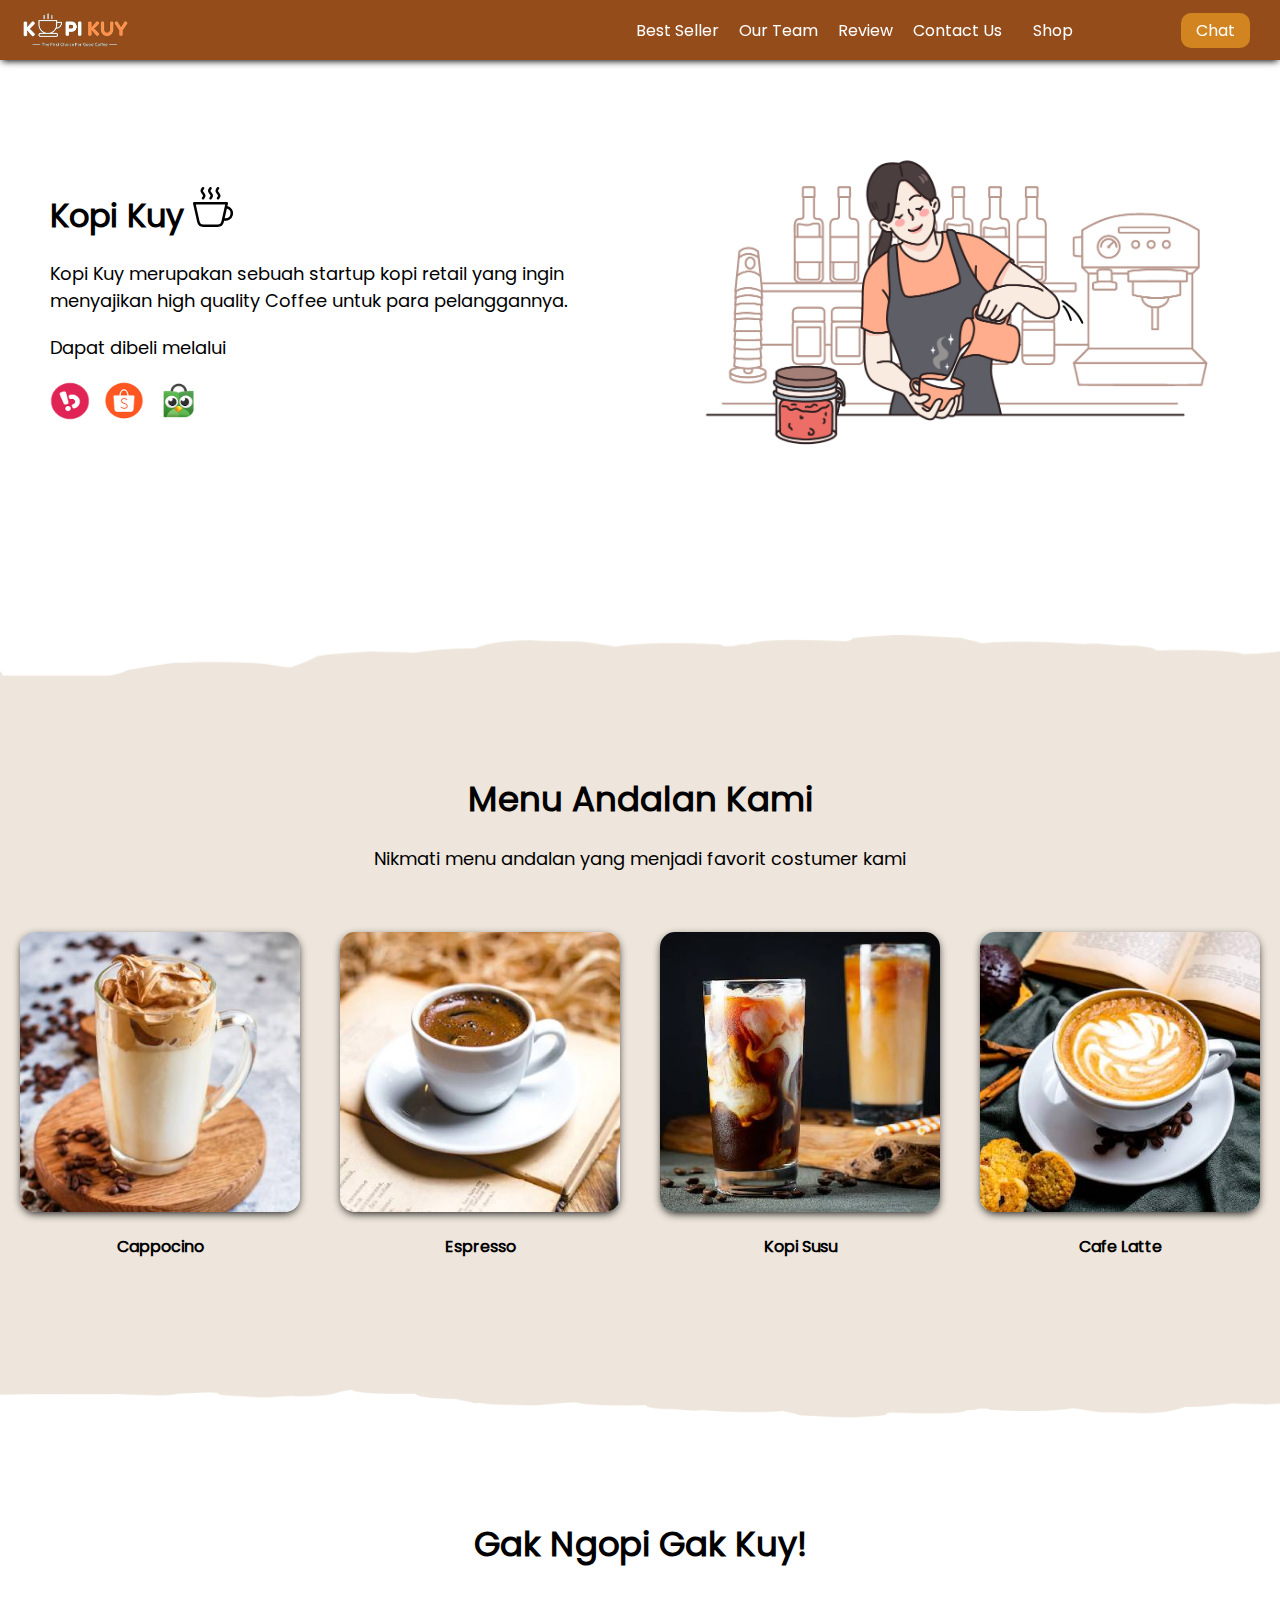
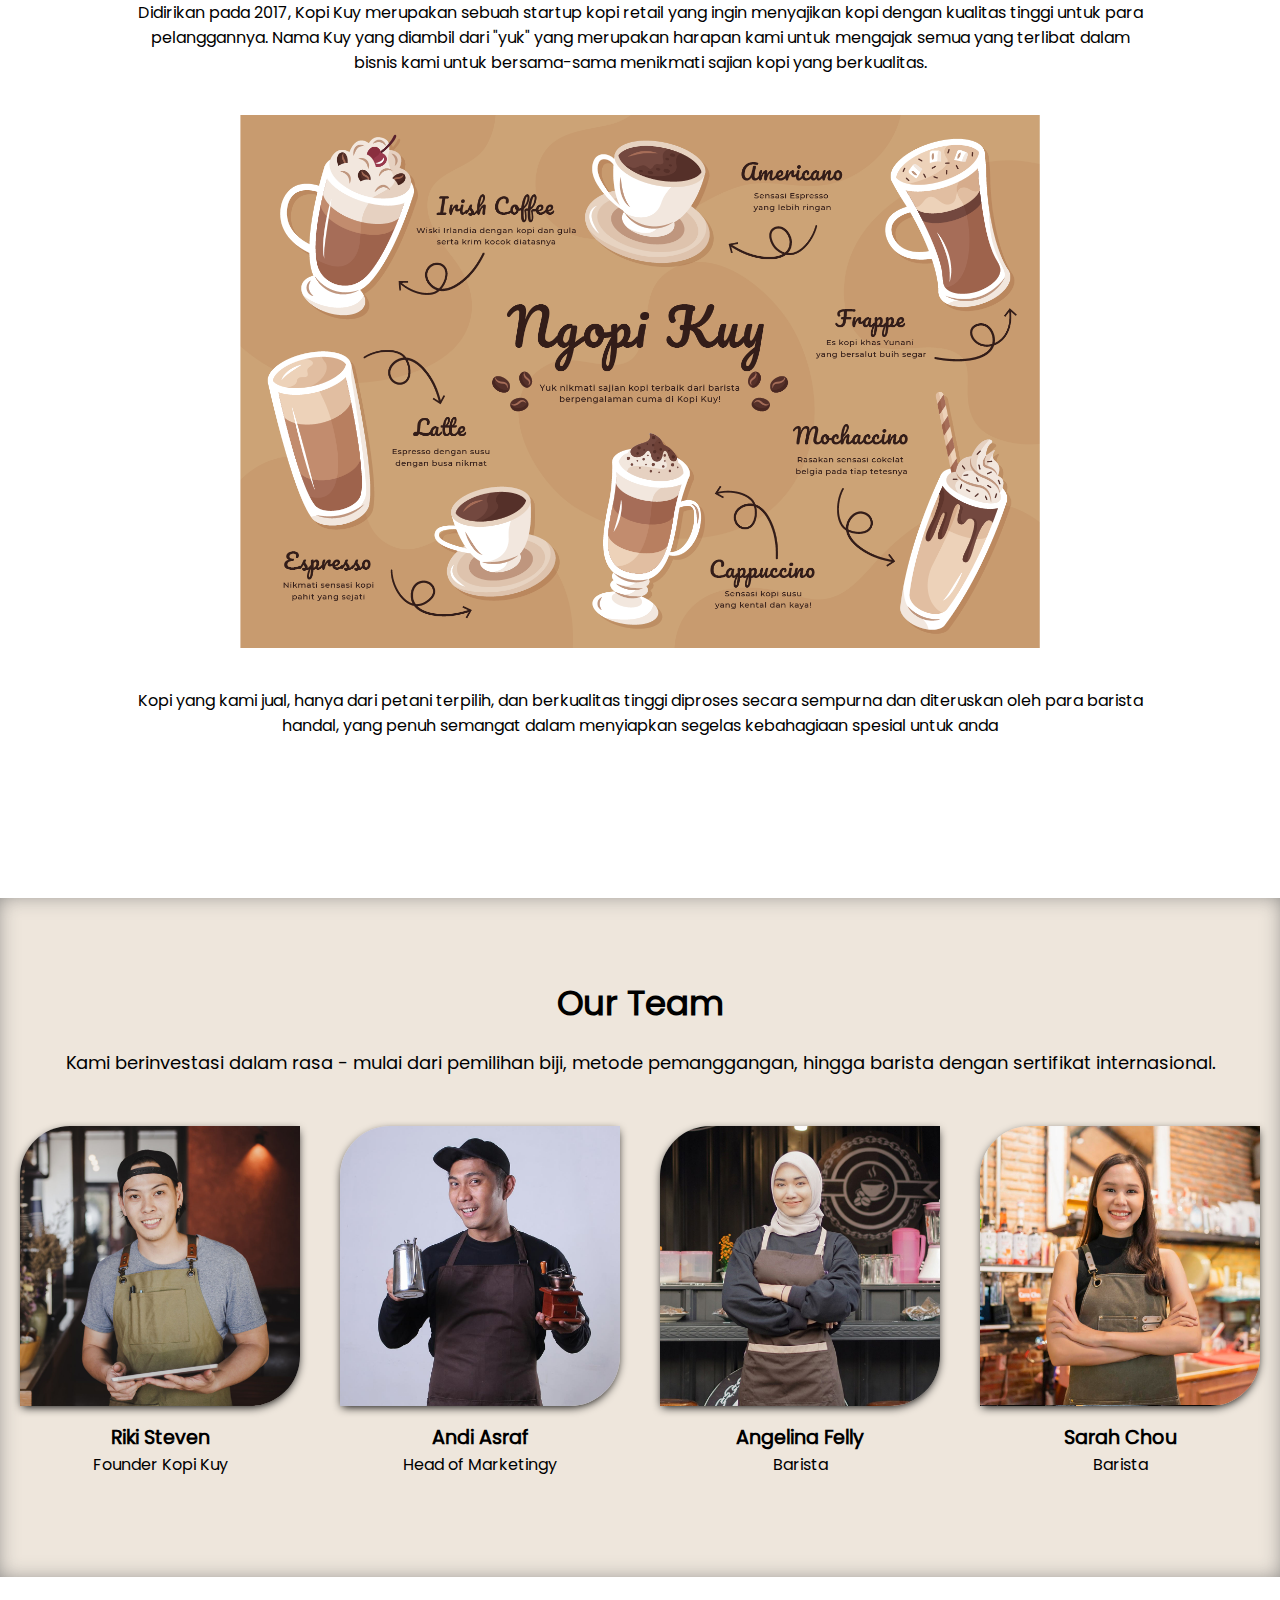
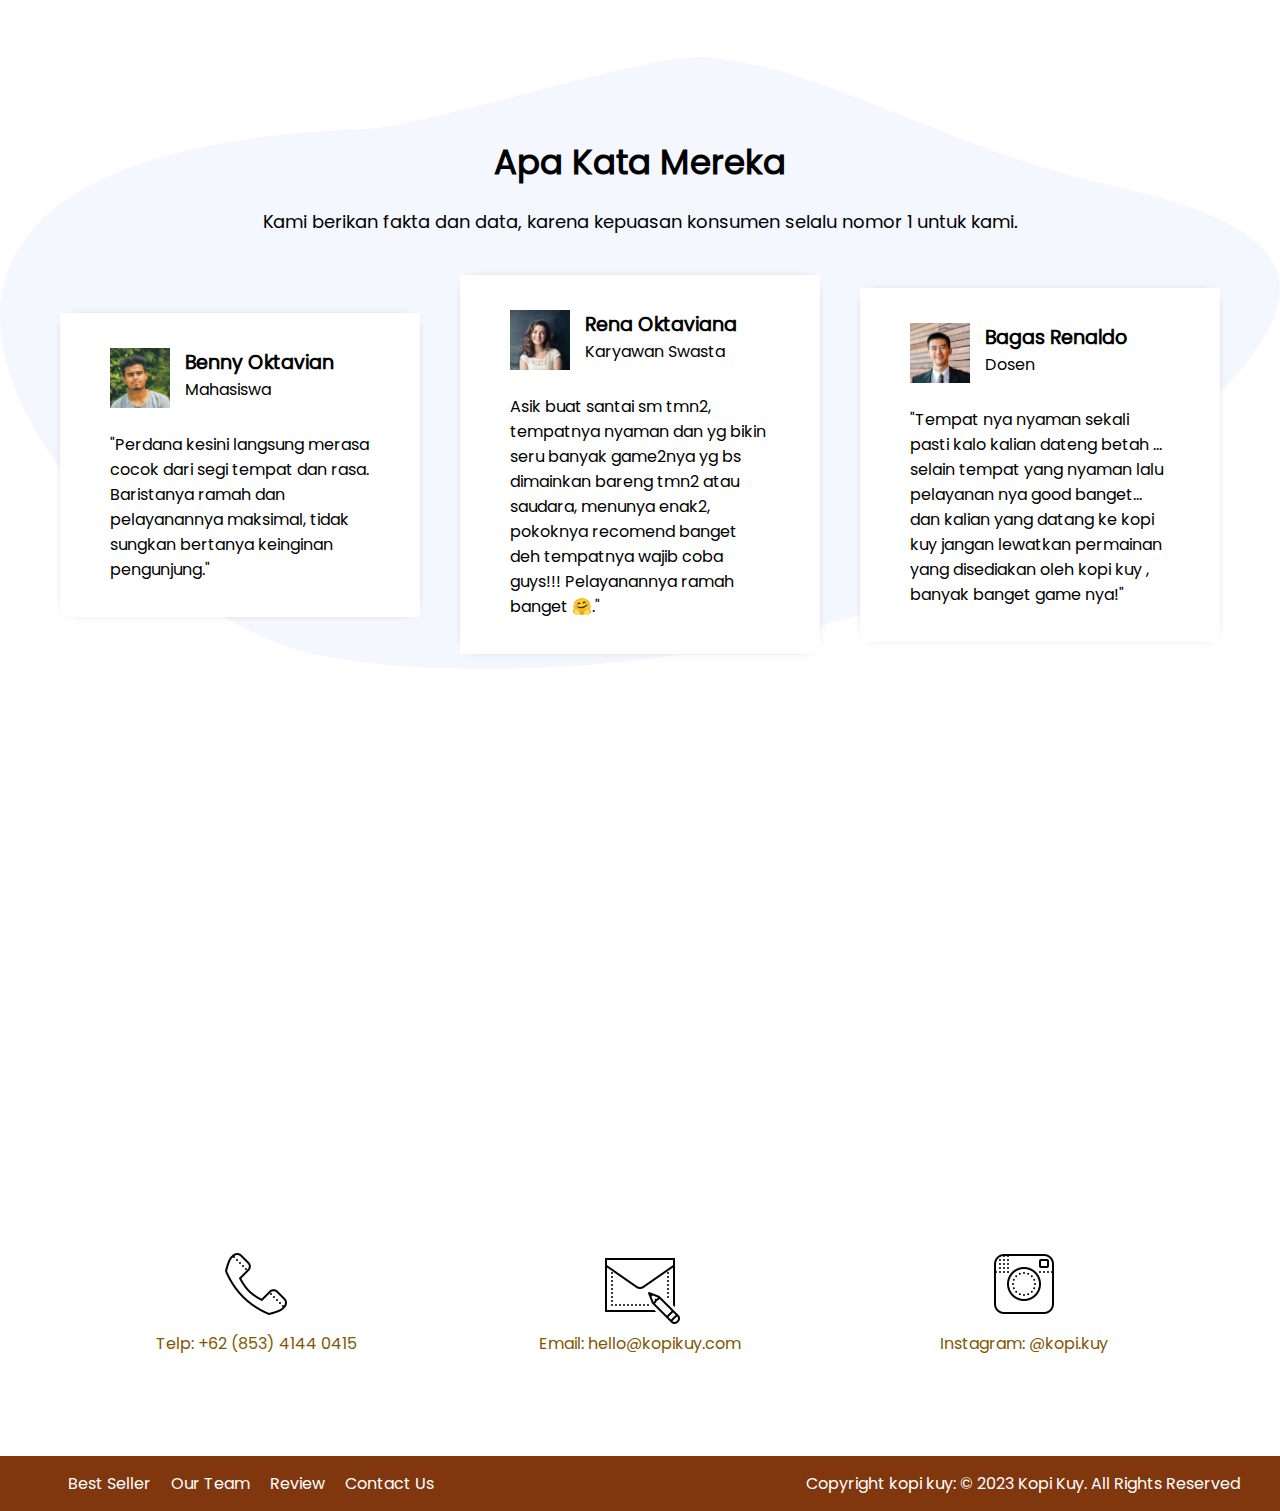
<file: index.html>
<!DOCTYPE html>
<html lang="id">

<head>
    <meta charset="UTF-8">
    <meta http-equiv="X-UA-Compatible" content="IE=edge">
    <meta name="viewport" content="width=device-width, initial-scale=1.0">
    <link rel="shortcut icon" href="images/favicon.ico" type="image/x-icon">
    <title>Website Kopi Kuy</title>
    <link rel="stylesheet" href="css/style.css">
</head>
 
<body>
    <nav>
        <img class="logo" src="images/logo/logo_kuy.png">
        <div class="navigasi">
            <a href="#best-seller">Best Seller</a>
            <a href="#our-team">Our Team</a>
            <a href="#review">Review</a>
            <a href="#contact-us">Contact Us</a>
        </div>
        <a class="shop" href="produk.html">Shop</a>
        <a class="chat" href="https://wa.me/628123456?text=Saya ingin bertanya" target="_blank">Chat</a>
    </nav>

    <!-- Tulis Kode HTML / <header> Setelah baris di bawah ini (baris 28) -->

        <header>
            <div class="kiri">
                <h1>
                    Kopi Kuy <img src="images/icon/icon_kopi.svg" alt="">
                </h1>
                <p>
                    Kopi Kuy merupakan sebuah startup kopi retail yang ingin menyajikan 
                    high quality Coffee untuk para pelanggannya.
                </p>
                <p>
                    Dapat dibeli melalui
                </p>
                <div class="olshop">
                    <img class="ol" src="images/logo/logo_bukalapak.png" alt="">
                    <img class="ol" src="images/logo/logo_shopee.png" alt="">
                    <img class="ol" src="images/logo/logo_tokopedia.png" alt="">
                </div>
            </div>

            <div class="kanan">
                <img src="images/header/header1.png" alt="">
            </div>
        </header>

        <section class="best-seller" id="best-seller">
            <h2>Menu Andalan Kami</h2>
            <p>Nikmati menu andalan yang menjadi favorit costumer kami</p>

            <div class="produk">
                <img src="images/produk/product_capuchino.jpg" alt="">
                <p>Cappocino</p>
            </div>
            <div class="produk">
                <img src="images/produk/product_espresso.jpg" alt="">
                <p>Espresso</p>
            </div>
            <div class="produk">
                <img src="images/produk/product_kopi_susu.jpg" alt="">
                <p>Kopi Susu</p>
            </div>
            <div class="produk">
                <img src="images/produk/product_latte.jpg" alt="">
                <p>Cafe Latte</p>
            </div>
        </section>

        <section class="about-us" id="about-us">
            <h2>
                Gak Ngopi Gak Kuy!
            </h2>
            <p>
                Didirikan pada 2017, Kopi Kuy merupakan sebuah startup kopi retail 
                yang ingin menyajikan kopi dengan kualitas tinggi untuk para pelanggannya. 
                Nama Kuy yang diambil dari "yuk" yang merupakan harapan kami untuk mengajak semua 
                yang terlibat dalam bisnis kami untuk bersama-sama menikmati sajian kopi yang berkualitas.
            </p>
            <img src="images/about-us/aset_kopi_jumbo.png" alt="">
            <p>
                Kopi yang kami jual, hanya dari petani terpilih, dan berkualitas tinggi diproses 
                secara sempurna dan diteruskan oleh para barista handal, yang penuh semangat 
                dalam menyiapkan segelas kebahagiaan spesial untuk anda
            </p>
        </section>

        <section class="our-team" id="our-team">
            <h2>Our Team</h2>
            <p>
                Kami berinvestasi dalam rasa - mulai dari pemilihan biji, metode pemanggangan, 
                hingga barista dengan sertifikat internasional.
            </p>

            <div class="team">
                <img src="images/team/team1.jpg" alt="">
                <h3>Riki Steven</h3>
                <p>Founder Kopi Kuy</p>
            </div>
            <div class="team">
                <img src="images/team/team2.jpg" alt="">
                <h3>Andi Asraf</h3>
                <p>Head of Marketingy</p>
            </div>
            <div class="team">
                <img src="images/team/team3.jpg" alt="">
                <h3>Angelina Felly</h3>
                <p>Barista	</p>
            </div>
            <div class="team">
                <img src="images/team/team4.jpg" alt="">
                <h3>Sarah Chou</h3>
                <p>Barista	</p>
            </div>
        </section>

        <section class="review" id="review">
            <h2>
                Apa Kata Mereka
            </h2>
            <p>
                Kami berikan fakta dan data, karena kepuasan konsumen selalu nomor 1 untuk kami.
            </p>

            <div class="testimoni">
                <img src="images/customer/customer1.jpg" alt="">
                <div class="profile">
                <h3>Benny Oktavian</h3>
                <p>Mahasiswa</p>
                </div>
                <p> "Perdana kesini langsung merasa cocok dari segi tempat dan rasa. 
                    Baristanya ramah dan pelayanannya maksimal, tidak sungkan bertanya keinginan pengunjung."
                </p>
            </div>
            <div class="testimoni">
                <img src="images/customer/customer2.jpg" alt="">
                <div class="profile">
                <h3>Rena Oktaviana</h3>
                <p>Karyawan Swasta</p>
                </div>
                <p> Asik buat santai sm tmn2, tempatnya nyaman dan yg bikin seru banyak game2nya 
                    yg bs dimainkan bareng tmn2 atau saudara, menunya enak2, pokoknya recomend 
                    banget deh tempatnya wajib coba guys!!! Pelayanannya ramah banget 🤗."
                </p>
            </div>
            <div class="testimoni">
                <img src="images/customer/customer3.jpg" alt="">
                <div class="profile">
                <h3>Bagas Renaldo </h3>
                <p>Dosen</p>
                </div>
                <p> "Tempat nya nyaman sekali pasti kalo kalian dateng betah ... 
                    selain tempat yang nyaman lalu pelayanan nya good banget... 
                    dan kalian yang datang ke kopi kuy jangan lewatkan permainan yang disediakan 
                    oleh kopi kuy , banyak banget game nya!"
                </p>
            </div>
        </section>

        <section class="contact-us" id="contact-us">
            
            <iframe src="https://www.google.com/maps/embed?pb=!1m14!1m8!1m3!1d7932.741866032694!2d106.668581!3d-6.214715!3m2!1i1024!2i768!4f13.1!3m3!1m2!1s0x2e69f9912c7f297b%3A0xe5a3a671dae861ab!2sKopi%20kuy!5e0!3m2!1sid!2sid!4v1680617229460!5m2!1sid!2sid"
            allowfullscreen="" loading="lazy" referrerpolicy="no-referrer-when-downgrade"></iframe>

            <div class="kontak">
                <img src="images/icon/icon_phone.png" alt="">
                <p>Telp: +62 (853) 4144 0415</p>
            </div>
            <div class="kontak">
                <img src="images/icon/icon_mail.png" alt="">
                <p>Email: hello@kopikuy.com</p>
            </div>
            <div class="kontak">
                <img src="images/icon/icon_instagram.png" alt="">
                <p>Instagram: @kopi.kuy </p>
            </div>
        </section>

        <footer>
            <div class="navigasi">
                <a href="">Best Seller</a> 
                <a href="">Our Team</a>
                <a href="">Review</a>
                <a href="">Contact Us</a>
            </div>
            <p>Copyright kopi kuy: © 2023 Kopi Kuy. All Rights Reserved
            </p>
        </footer>
    <!--
        Kode HTML tidak boleh lewat dari batas ini
        Pastikan setiap section di tutup
        misalnya kode <section class="best-seller"> harus ada
        di bawah kode </header> (perhatikan ada garis miringnya
        dan setiap section harus setelah kode </section>
        jangan menulis <section> di dalam <section>
    -->
</body>

</html>
</file>
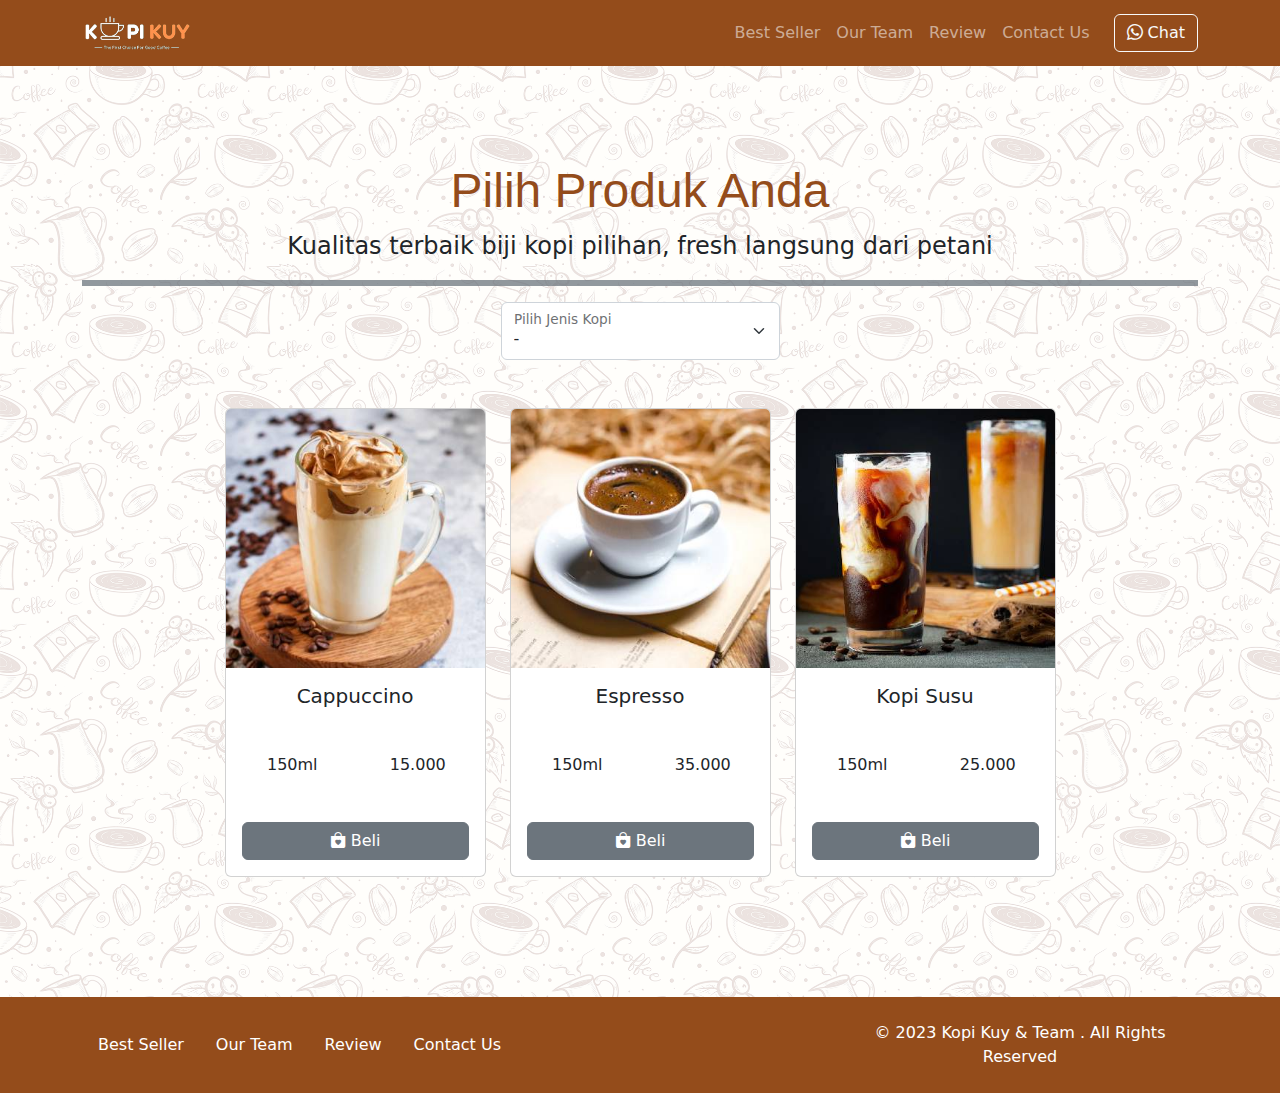
<file: produk.html>
<!DOCTYPE html>
<html lang="id">

<head>
    <meta charset="UTF-8">
    <meta http-equiv="X-UA-Compatible" content="IE=edge">
    <meta name="viewport" content="width=device-width, initial-scale=1.0">
    <link rel="shortcut icon" href="images/favicon/favicon.ico" type="image/x-icon">
    <title>Produk</title>
    <link rel="shortcut icon" href="images/favicon.ico" type="image/x-icon">
    <link rel="stylesheet" href="vendor/bootstrap/bootstrap.min.css">
    <link rel="stylesheet" href="vendor/bootstrap/bootstrap-icons.css">
    <script src="vendor/bootstrap/bootstrap.bundle.min.js"></script>
    <script src="js/jquery-3.6.3.min.js"></script>
    <style>
    
        /* tulis kode CSS internal di bawah sini */

        body {
            background-image: url(images/background/bgkopi.png);
            background-size: 20%;
        }

        .nav-item a:hover{
            background-color: white;
            color:#944c1b;
            padding: .3rem .6rem;
            border-radius: 2rem;
        }

        .bg-cokelat{
            background-color: #944c1b;
            
        }


        h1{
            color:#944c1b;
            font-weight: 5rem;
            font-size: 3rem;
            font-family:'Gill Sans', 'Gill Sans MT', Calibri, 'Trebuchet MS', sans-serif;
        }
        /* Batas Akhir penulisan kode CSS internal */
    </style>
</head>

<body>
    <!-- Tulis Kode Bootstrap Di Bawah Sini -->
    <nav class="navbar navbar-dark bg-cokelat navbar-expand-lg bisadicopy">
        <div class="container">
            <a class="navbar-brand" href="index.html">
                <img src="images/logo/logo_kuy.png" height="40" alt="image">
            </a>
            <button class="navbar-toggler" type="button" data-bs-toggle="collapse" data-bs-target="#navbarNav11"
                aria-controls="navbarNav11" aria-expanded="false" aria-label="Toggle navigation">
                <span class="navbar-toggler-icon"></span>
            </button>
            <div class="collapse navbar-collapse" id="navbarNav11">
                <ul class="navbar-nav ms-auto">
                    <li class="nav-item active">
                        <a class="nav-link" href="index.html#best-seller">Best Seller</a>
                    </li>
                    <li class="nav-item">
                        <a class="nav-link" href="index.html#our-team">Our Team</a>
                    </li>
                    <li class="nav-item">
                        <a class="nav-link" href="index.html#review">Review</a>
                    </li>
                    <li class="nav-item">
                        <a class="nav-link" href="index.html#contact-us">Contact Us</a>
                    </li>

                </ul>
                <a class="btn btn-outline-light ms-md-3" href="https://wa.me/628123">
                    <i class="bi bi-whatsapp"></i> Chat
                </a>
            </div>
        </div>
    </nav>

    <section class="riki-block produk text-center my-5 py-5">
        <div class="container">
            <h1>Pilih Produk Anda</h1>
            <p class="fs-4">Kualitas terbaik biji kopi pilihan, fresh langsung dari petani</p>
            <hr class="border border-secondary border-3 opacity-75">

            <!-- Ini Untuk Select -->
            <div class="form-floating col-md-3 mx-auto">
                <select class="form-select" id="select_kopi">
                    <option selected disabled>-</option>
                    <option value="arabica">Arabica</option>
                    <option value="robusta">Robusta</option>
                    <option value="nonkopi">Non Kopi</option>
                </select>
                <label for="select_kopi">Pilih Jenis Kopi</label>
            </div>

            <div id="baris_produk" class="row row-cols-1 row-cols-sm-2 row-cols-md-2 row-cols-lg-4  text-center mt-5 justify-content-center">

                <div class="col mb-4">
                    <div class="card">
                        <img src="images/produk/product_capuchino.jpg" class="card-img-top" alt="...">
                        <div class="card-body">
                            <h5 class="card-title">Cappuccino</h5>
                            <div class="row hargasize my-4">
                                <div class="col">
                                    150ml
                                </div>
                                <div class="col">
                                    15.000
                                </div>
                            </div>
                            <a href="#" class="btn btn-secondary w-100">
                                <i class="bi bi-bag-heart-fill"></i> Beli
                            </a>
                        </div>
                    </div>
                </div>

                <div class="col mb-4">
                    <div class="card">
                        <img src="images/produk/product_espresso.jpg" class="card-img-top" alt="...">
                        <div class="card-body">
                            <h5 class="card-title">Espresso</h5>
                            <div class="row hargasize my-4">
                                <div class="col">
                                    150ml
                                </div>
                                <div class="col">
                                    35.000
                                </div>
                            </div>
                            <a href="#" class="btn btn-secondary w-100">
                                <i class="bi bi-bag-heart-fill " ></i> Beli
                            </a>
                        </div>
                    </div>
                </div>
                <div class="col mb-4">
                    <div class="card">
                        <img src="images/produk/product_kopi_susu.jpg" class="card-img-top" alt="...">
                        <div class="card-body">
                            <h5 class="card-title">Kopi Susu</h5>
                            <div class="row hargasize my-4">
                                <div class="col">
                                    150ml
                                </div>
                                <div class="col">
                                    25.000
                                </div>
                            </div>
                            <a href="#" class="btn btn-secondary w-100">
                                <i class="bi bi-bag-heart-fill"></i> Beli
                            </a>
                        </div>
                    </div>
                    
            </div>
        </div>
    </section>

    <footer class="riki-block footer-small py-4 bg-cokelat">
        <div class="container ">
            <div class="row align-items-center ">
                <div class="col-12 col-md-8">
                    <ul class="nav justify-content-center justify-content-md-start">
                        <li class="nav-item active">
                            <a class="nav-link" href="index.html#best-seller">Best Seller</a>
                        </li>
                        <li class="nav-item">
                            <a class="nav-link" href="index.html#our-team">Our Team</a>
                        </li>
                        <li class="nav-item">
                            <a class="nav-link" href="index.html#review">Review</a>
                        </li>
                        <li class="nav-item">
                            <a class="nav-link" href="index.html#contact-us">Contact Us</a>
                        </li>
                    </ul>
                </div>

                <div class="col-12 col-md-4 mt-4 mt-md-0 text-center text-md-right">
                    © 2023 Kopi Kuy &amp; Team . All Rights Reserved
                </div>
            </div>
        </div>
    </footer>


    <!-- Batas Akhir penulisan kode Bootstrap -->
    <script>
        /* Tulis Javascript Di bawah Sini */
        var sumber = "https://rikikurnia.com/prakerja/api/kopi"
        var sumber2 = "data.json"

        select_kopi.onchange = function () {
            var dipilih = select_kopi.value
            console.log(dipilih)
            ambilData(dipilih)
        }

        function ambilData(dipilih) {
            $.getJSON(sumber2).then(function (data) {
                var data_kopi = data[dipilih]
                console.log(data_kopi)
                baris_produk.innerHTML = ""

                data_kopi.forEach(item => {
                    var template = `<div class="col mb-4">
                    <div class="card">
                            <img src="${item.foto}" class="card-img-top" alt="...">
                            <div class="card-body">
                                <h5 class="card-title">${item.nama}</h5>
                                <div class="row hargasize my-4">
                                    <div class="col">
                                        ${item.size}
                                    </div>
                                    <div class="col fw-bold text-primary">
                                        ${item.harga}
                                    </div>
                                </div>
                                <a href="${item.link}" class="btn btn-success w-100"><i class="bi bi-cart4"></i> Beli</a>
                            </div>
                        </div>
                    </div>`
                    baris_produk.innerHTML += template
                })
            })
        } 

        /* Batas Akhir penulisan kode Javascript */
    </script>
</body>

</html>
</file>
<file: css/style.css>
/* Kode * di bawah ini untuk mereset tampilan setiap web browser supaya seragam */

* {
   box-sizing: border-box;
   margin: 0;
   padding: 0;
}

html {
   /* scroll-behavior: smooth agar scroll ketika klik pada navigasi menjadi halus */
   scroll-behavior: smooth;
}

/* 
Kode di bawah ini untuk mengatur nav sampai footer agar memiliki tampilan flexibel
selengkapnya akan di bahas di hari ke 3
*/

nav,
header,
section,
footer {
   /* 
      display: flex memiliki pengaturan yang dapat mengatur agar elemen
      di dalamnya memiliki ukuran yang fleksibel
      digunakan saat ada elemen yang isinya lebih dari satu kolom
   */
   display: flex;
   /* 
      align-items: center mengatur elemen di dalamnya rata tengah vertikal
   */
   align-items: center;

   /* 
      justify-content: center mengatur elemen di dalamnya rata tengah horizontal
   */
   justify-content: center;

   /* 
      flex-wrap: wrap mengatur agar jika lebar elemen berlebih, maka elemen
      akan otomatis diletakan di baris baru (tidak dipaksakan di satu baris)
   */
   flex-wrap: wrap;
}



/* 
Kode @font-face untuk menginstall font ke dalam Website 
src adalah untuk lokasi fontnya, font dapat di cari di website https://fonts.google.com/
dengan memberi nama family, maka kita mendaftarkan font tersebut ke dalam website
*/

@font-face {
   src: url(../fonts/poppins.woff2);
   font-family: 'Poppins';
}

body {
   /* 
   mendaftarkan semua teks pada body menjadi family Poppins 
   kenapa pada body? karena elemen body membungkus semua elemen dari nav section sampai footer
   */
   font-family: 'Poppins';
}

/*
Misalnya ada font dari google yang bernama Irish Grover yang berada di:
https://fonts.gstatic.com/s/irishgrover/v23/buExpoi6YtLz2QW7LA4flVgv__RP.woff2

maka bisa coba copy kode berikut untuk menginstall font tadi:

@font-face {
  font-family: 'Irish Grover';
  font-style: normal;
  font-weight: 400;
  src: url(https://fonts.gstatic.com/s/irishgrover/v23/buExpoi6YtLz2QW7LA4flVgv__RP.woff2) format('woff2');
}

Jika kode di atas sudah di copy
Nanti pada element yang ingin menggunakan font Irish Grover Tadi, tinggal diganti font-familynya
misal mau mengganti h1 dan h2 maka kodenya sebagai berikut:

h1,h2 {
   font-family: 'Irish Grover';
}

*/


a {
   /* menghilangkan garis bawah pada link */
   text-decoration: none;

   /* 
   color: adalah untuk mengganti warna tulisan.
   color:unset digunakan pada a untuk menghilangkan warna bawaan pada link (biasanya warna biru) 
   */
   color: unset;
}

h2 {
   /* mengatur ukuran huruf ke 34 pixel */
   font-size: 34px;
}

h3 {
   /* mengatur ukuran huruf ke 1.2rem */
   font-size: 1.2rem;
}

h1,
h2,
h3 {
   /* mengatur tebal huruf bisa bold, normal*/
   font-weight: bold;
}

img {
   /* 
      kode max-width artinya lebar maksimal
      mengatur agar semua elemen img memiliki lebar maksimal 100% agar
      besar gambar tidak melebihi layar ataupun elemen pembungkus
   */
   max-width: 100%;
}

/* Navigasi */

nav {
   /* 
   background-color mengatur warna latar belakang 
   untuk pengguna hp, pergantian warna tidak bisa seperti vs code
   hanya dapat menggunakan warna bahasa inggris seperti: red, green, brown, purple dsb
   untuk pengguna vscode silahkan arahkan mouse ke kotak warna di bawah
   untuk mengganti warna sesuai keinginan
   */
   background-color: #944c1b;

   /* box-shadow membuat efek bayangan */
   box-shadow: 0 3px 7px -2px #000;

   /* width mengatur lebar elemen. 100% agar lebarnya full dari kiri sampai kanan layar */
   width: 100%;

   /* 
   padding digunakan untuk memberi jarak ke dalam. 
   efeknya bila digunakan pada elemen yang memiliki warna latar akan membuat elemen tersebut 'gemuk'
   padding-top artinya jarak ke atas, nilai padding dapat berupa
   padding-top, padding-bottom, padding-left, padding-right
   */
   padding-top: 10px;
   padding-bottom: 10px;

   /* 
   position mengatur posisi elemen, position:fixed supaya elemen nav akan ikut menempel di atas layar
   saat kita scroll ke bawah. Jika ingin navigasi gak nempel, bisa menggunakan position:static;
   */
   position: fixed;

   /* Nilai z-index semakin besar, maka elemen akan semakin di depan */
   z-index: 500;
}

img.logo {
   /* height mengatur tinggi elemen */
   height: 40px;
   /* penjelasan margin mirip dengan padding, fungsinya untuk memberi jarak pada elemen */
   margin-left: 20px;
}

div.navigasi {
   margin-left: auto;
   margin-right: 15px;
}



nav a {
   color: #fff;
   padding-left: 8px;
   padding-right: 8px;
}

nav a:hover {
   background-color: white;
   color:#80370e;
   padding: .3rem .6rem;
   border-radius: 2rem;
}
a.shop {
   margin-right: 100px;
}

a.chat {
   margin-right: 30px;
   background-color: rgb(209, 132, 32);
   color: #fff;
   padding-top: 5px;
   padding-right: 15px;
   padding-bottom: 5px;
   padding-left: 15px;
   border-radius: 10px;
}


nav a.chat:hover {
   margin-right: 30px;
   background-color: rgb(209, 132, 32);
   color: #fff;
   padding-top: 5px;
   padding-right: 15px;
   padding-bottom: 5px;
   padding-left: 15px;
   border-radius: 10px;
}



/* 
   PERHATIKAN bahwa dalam mengatur elemen, nama elemen langsung ditulis
   sedangkan untuk mengatur class, dibutuhkan tanda titik (.) terlebih dulu
   img {} berarti seluruh elemen dengan tag img (<img src="....">), 
   sedangkan .img artinya hanya elemen dengan class img (<img class="img" src="...">) 
*/


/* HEADER */


header,
section {
   /*
    padding mengatur jarak ke dalam
    pada padding dan margin ditambahkan top / right / bottom / top 
    untuk mengatur jarak masing-masing 
   */
   padding-top: 80px;
   padding-bottom: 80px;

   /* margin mengatur jarak ke luar */
   margin-bottom: 80px;
}

/* penulisan CSS dapat digabung dengan beberapa elemen */
header div.kiri,
header div.kanan {
   /* width mengatur lebar elemen. 50% artinya setengah ukuran elemen pembungkus */
   width: 50%;
   padding: 50px;
}

header h1 {
   margin-bottom: 20px;
}

header p {
   /* font-size digunakan untuk mengatur ukuran huruf */
   font-size: 18px;
   margin-bottom: 20px;
}

div.olshop img {
   width: 40px;
   /* aspect-ratio:1 agar tinggi menyesuaikan width */
   aspect-ratio: 1;
   margin-right: 10px;
}

.ol:hover {
   transform: translateY(-15px);
}

/* Best Seller */

section.best-seller {
   position: relative;

   /* background-color mengatur warna latar belakang elemen */
   background-color: #EEE6DC;

   /* text-align mengatur rata tulisan, bisa bernilai: left, right, center, justify */
   text-align: center;
}

/* 
terkait position, after, dan before memerlukan pemahaman mendalam
terkait layout pada CSS untuk dapat memahami secara penuh 
*/

section.best-seller::before,
section.best-seller::after {
   position: absolute;
   content: "";
   width: 100%;
   height: 76px;

   /* background-image untuk menambahkan gambar sebagai background */
   background-image: url(../images/background/garis-atas.png);

   /*background-size agar gambar latar menyesuaikan tinggi / lebar elemen */
   background-size: cover;

   top: -60px;
   left: 0;
}

section.best-seller::after {
   height: 60px;
   background-image: url(../images/background/garis-bawah.png);
   top: unset;
   bottom: -60px;
}

section.best-seller h2 {
   margin-bottom: 20px;
   width: 100%;
}

/* 
Penulisan section.best-seller > p berarti mengatur elemen p yang langsung
di bungkus oleh elemen <section class="best-seller">
aturan ini tidak berlaku untuk elemen <p> yang ada di dalam <div class="produk">
*/

section.best-seller>p {
   font-size: 18px;
   margin-bottom: 40px;
   width: 100%;
}

div.produk {
   /* 
      Penulisan padding dan margin seperti padding:20px ini penulisan singkat 
      yang berarti top, right, bottom, left nilainya sama, yaitu 20px 
   */
   padding: 20px;
   width: 25%;
}

div.produk img {
   /* transition membuat animasi transisi dari perubahan style, 0.3s berarti 0.3 detik */
   transition: all 0.3s ease;

   /* border-radius  Membuat sudut membulat */
   border-radius: 15px;

   /* box-shadow membuat efek bayangan */
   box-shadow: 0 3px 10px -2px #000;
}

/*

kode div.produk img:hover akan dijalankan saat mouse ada di atas elemen <img> yang ada
di dalam <div class="produk"> 
karena ada efek transition pada div.produk img 
maka akan menghasilkan efek animasi yang smooth

*/
div.produk img:hover {

   /* membuat transformasi, bisa berupa scale(1.05), rotate(180deg), translateY(-50px), dsb */
   transform: scale(0.9);
   border-radius: 50%;
}

div.produk p {
   margin-top: 15px;
   font-weight: bold;
}



/* About US */

section.about-us {
   /* max-width: 80%; mengatur lebar maksimal elemen tidak boleh melebihi 80% layar */
   max-width: 80%;

   /* margin-left dan margin-right auto akan membuat posisi elemen berada di tengah */
   margin-left: auto;
   margin-right: auto;
   text-align: center;
}

section.about-us h2 {
   margin-bottom: 30px;
   width: 100%;
}

section.about-us img {
   /* 
      Penulisan width: 800px dan max-width: 100% mengatur agar
      elemen memiliki lebar 800px namun tidak boleh melebihi 100% ukuran layar
   */
   width: 800px;
   max-width: 100%;
   margin: auto;
}

/*
section.about-us p:nth-child(2) berarti mengatur elemen ke 2 dengan jenis <p>
yang ada di dalam <section class="about-us">
*/

section.about-us p:nth-child(2) {
   margin-bottom: 40px;
}

section.about-us p:nth-child(4) {
   margin-top: 40px;
}


/* OUR TEAM */

section.our-team {
   background-color: #EEE6DC;
   box-shadow: inset 0px 0px 23px -6px #707070;
   text-align: center;
}

section.our-team h2 {
   margin-bottom: 20px;
   width: 100%;
}

section.our-team>p {
   margin-bottom: 30px;
   font-size: 18px;
   width: 800px;
   max-width: 90%;
   margin-left: auto;
   margin-right: auto;
   width: 100%;
}

div.team {
   width: 25%;
   padding: 20px;
}

div.team img {
   width: 100%;
   aspect-ratio: 1/1;
   object-fit: cover;
   box-shadow: 0 3px 10px -2px #000;
   border-radius: 50px 0px 50px 0px;
   margin-bottom: 10px;
}


/* REVIEW */

section.review {
   background-image: url(../images/background/bg-review.svg);
   /* 
      background-size: contain;
      membuat gambar latar belakang tidak terpotong
   */
   background-size: contain;

   /* 
      background-repeat: no-repeat;
      membuat gambar latar belakang tidak diulang (duplikat)
   */
   background-repeat: no-repeat;
   padding-left: 40px;
   padding-right: 40px;
   justify-content: space-around;
   /* align-items: stretch; membuat tinggi elemen di dalam .review .baris seragam */
   text-align: center;
}

section.review h2 {
   margin-bottom: 20px;
   width: 100%;
}

section.review>p {
   margin-bottom: 40px;
   font-size: 18px;
   width: 100%;
}

div.testimoni {
   width: 30%;
   display: flex;
   flex-wrap: wrap;
   padding: 35px 50px;
   box-shadow: 0px 0px 12px -10px #000;
   background-color: #fff;
}

div.testimoni img {
   width: 60px;
   height: 60px;
   margin-right: 15px;
   object-fit: cover;
}

div.profile {
   text-align: left;
   display: block;
   margin-bottom: 30px;
   width: calc(100% - 75px);
}

div.profile p {
   width: 100%;
   text-align: left;
}

div.testimoni>p {
   width: 100%;
   text-align: left;
}


/* CONTACT US */
section.contact-us {
   margin-bottom: 20px;
}

section.contact-us iframe {
   width: 100%;
   height: 300px;
   border: 0;
}

div.kontak {
   width: 30%;
   /* color mengatur warna tulisan */
   color: rgb(128, 87, 0);
   text-align: center;
   margin-top: 50px;
}


/* FOOTER */

footer {
   background-color: #80370e;
   padding-top: 15px;
   padding-bottom: 15px;
   color: #fff;
   padding-right: 40px;
   padding-left: 40px;
}

footer div.navigasi {
   margin-left: 20px;
   margin-right: auto;
}

footer div.navigasi a {
   padding: 8px;
}

/* UNTUK kode RESPONSIF hari ke 3 tulis DI BAWAH sini */


@media (max-width:600px) {
   .navigasi {
      display: none;
   }

   a.shop {
      margin-right: 15px;
      margin-left: auto;
   }

   header div.kiri,
   header div.kanan {
      width: 100%;
      text-align: center;
      padding: 20px;
   }


   div.produk,
   div.team,
   div.kontak {
      width: 50%;
   }

   div.testimoni {
      width: 100%;
      margin-bottom: 30px;
   }

   
}
/* Kode CSS Selesai di sini */
</file>
